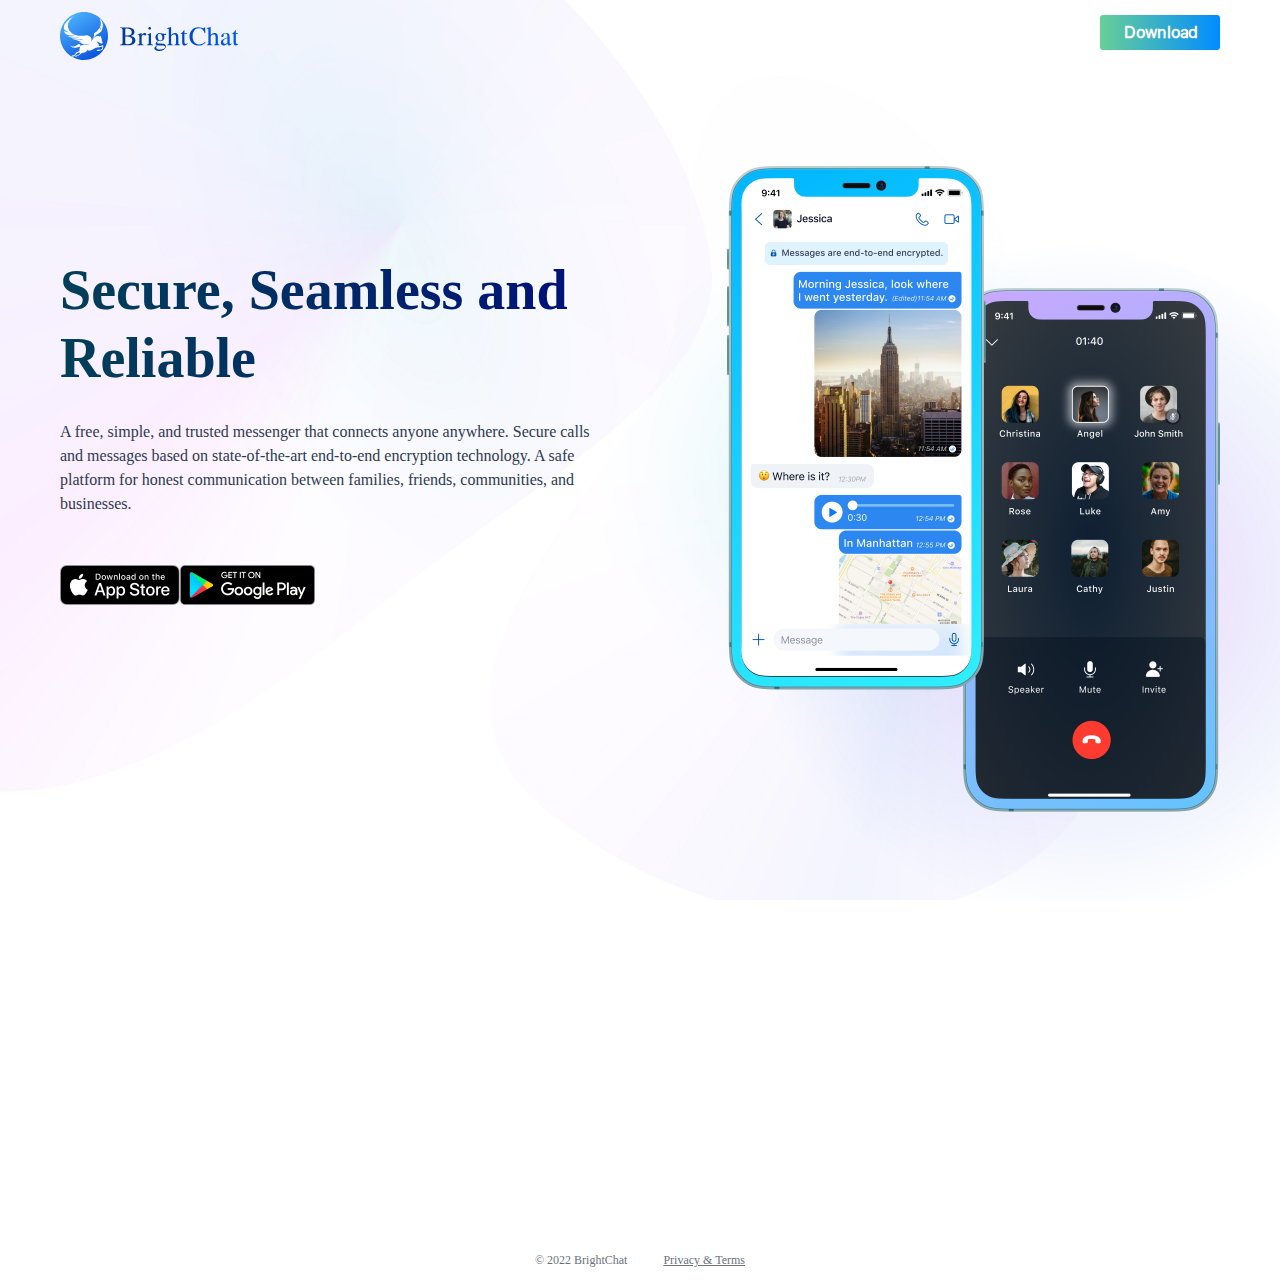
<file: jujube009/index.html>
<!DOCTYPE html>
<html lang="en-US" prefix="og: http://ogp.me/ns# fb: http://ogp.me/ns/fb#">
<head>
    <meta charset="UTF-8">
    <meta http-equiv="refresh" content="1200" />

    <link rel="shortcut icon" type="image/x-icon" href="./img/favicon.ico" sizes="16x16" />
    <link rel="icon" href="./img/Favicon_32x32.png" sizes="32x32"/><link rel="apple-touch-icon-precomposed" href="./img/Favicon_180x180.png" /><link rel="icon" href="./img/Favicon_192x192.png" sizes="192x192"/>
    <meta name="msapplication-TileImage" content="https://www.brightchat.com/img/Favicon_270x270.png" />

    <meta name="viewport" content="width=device-width, initial-scale=1">

    <title>BrightChat - Secure Messaging</title>
    <meta name="robots" content="noodp,noydir"/>
    <meta name="description" content="A free, simple, and trusted messenger that connects anyone anywhere. Secure calls and messages based on state-of-the-art end-to-end encryption technology. A safe platform for honest communication between families, friends, communities, and businesses."/>
    <meta name="keywords" content="Messenger, BrightChat, ShenXun, end-to-end encryption, audio / video conference call"/>
    <link rel="canonical" href="https://www.brightchat.com/" />
    <meta property="og:locale" content="en_US" />
    <meta property="og:type" content="website" />
    <meta property="og:title" content="BrightChat - Secure Messaging" />
    <meta property="og:description" content="A free, simple, and trusted messenger that connects anyone anywhere. Secure calls and messages based on state-of-the-art end-to-end encryption technology. A safe platform for honest communication between families, friends, communities, and businesses." />
    <meta property="og:url" content="https://www.brightchat.com/" />
    <meta property="og:site_name" content="www.brightchat.com" />
    <meta property="og:image" content="https://www.brightchat.com/img/logoRec.png" />
    <meta name="twitter:card" content="summary_large_image"/>
    <meta name="twitter:description" content="A free, simple, and trusted messenger that connects anyone anywhere. Secure calls and messages based on state-of-the-art end-to-end encryption technology. A safe platform for honest communication between families, friends, communities, and businesses."/>
    <meta name="twitter:title" content="BrightChat - Secure Messaging"/>
    <meta name="twitter:site" content=""/>
    <meta name="twitter:domain" content="www.brightchat.com"/>
    <meta name="twitter:image" content="https://www.brightchat.com/img/logoRec.png"/>

    <link rel='stylesheet' href='./styles2.css' type='text/css' media='all' />
</head>
<body>
    <header>
        <div class="fullWidth">
            <div class="left">
                <a href="/index.html">
                    <span class="logo">
                        <h1>Bright Chat</h1>
                        <img src="./img/LOGO.svg" alt="Bright Chat">
                    </span>
                </a>
            </div>
            <div class="container-1">
                <a href="./download.html">
                    <h2 id="download-btn">Download</h2>
                </a>
                </a>
            </div>
        </div>
    </header>
    <main>
        <div class="fullWidth">
            <div class="left text">
                <div class="title">Secure, Seamless and Reliable</div>
                <div class="desc">A free, simple, and trusted messenger that connects anyone anywhere. Secure calls and messages based on state-of-the-art end-to-end encryption technology. A safe platform for honest communication between families, friends, communities, and businesses.</div>
                <div class="stores">
                    <span class="apple">
                        <a href="https://apps.apple.com/app/brightchat-secure-messaging/id1082880824">
                            <h1>Bright Chat AppStore</h1>
                            <img src="./img/ios.png" alt="iOS" width="120">
                        </a>
                    </span>
                    <span class="android">
                        <a href="https://play.google.com/store/apps/details?id=com.mycurrentmessenger">
                            <h1>Bright Chat GooglePlay</h1>
                            <img src="./img/android.png" alt="Android" width="135">
                        </a>
                    </span>
                </div>
            </div>
            <div class="right screens">
                <img src="./img/phone_2x.png" alt="Bright Chat" width="493">
            </div>
        </div>
    </main>
    
    <footer>
        <div class="alignCenter">
            <span>© 2022 BrightChat</span>
            <span class="privacy"><a href="https://brightchat.com/privacy/">Privacy & Terms</a></span>
        </div>
    </footer>
</body>
</html>
</file>
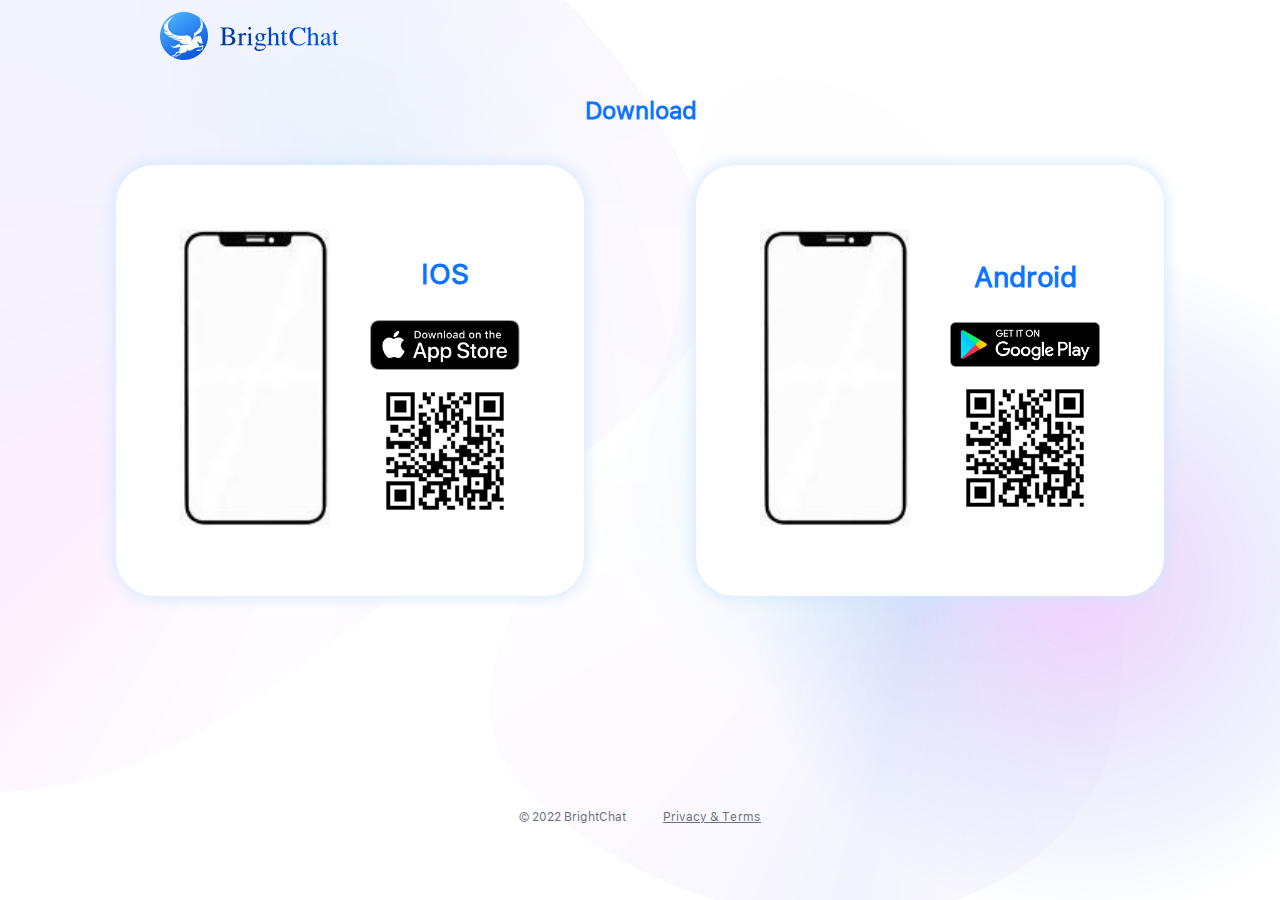
<file: jujube009/download.html>
<!DOCTYPE html>
<html lang="en-US" prefix="og: http://ogp.me/ns# fb: http://ogp.me/ns/fb#">
<head>
    <meta charset="UTF-8">
    <meta http-equiv="refresh" content="1200" />

    <link rel="shortcut icon" type="image/x-icon" href="./img/favicon.ico" sizes="16x16" />
    <link rel="icon" href="./img/Favicon_32x32.png" sizes="32x32"/><link rel="apple-touch-icon-precomposed" href="./img/Favicon_180x180.png" /><link rel="icon" href="./img/Favicon_192x192.png" sizes="192x192"/>
    <meta name="msapplication-TileImage" content="https://www.brightchat.com/img/Favicon_270x270.png" />

    <meta name="viewport" content="width=device-width, initial-scale=1">

    <title>BrightChat - Secure Messaging</title>
    <meta name="robots" content="noodp,noydir"/>
    <meta name="description" content="A free, simple, and trusted messenger that connects anyone anywhere. Secure calls and messages based on state-of-the-art end-to-end encryption technology. A safe platform for honest communication between families, friends, communities, and businesses."/>
    <meta name="keywords" content="Messenger, BrightChat, ShenXun, end-to-end encryption, audio / video conference call"/>
    <link rel="canonical" href="https://www.brightchat.com/download" />
    <meta property="og:locale" content="en_US" />
    <meta property="og:type" content="website" />
    <meta property="og:title" content="BrightChat - Secure Messaging" />
    <meta property="og:description" content="A free, simple, and trusted messenger that connects anyone anywhere. Secure calls and messages based on state-of-the-art end-to-end encryption technology. A safe platform for honest communication between families, friends, communities, and businesses." />
    <meta property="og:url" content="https://www.brightchat.com/download" />
    <meta property="og:site_name" content="www.brightchat.com" />
    <meta property="og:image" content="https://www.brightchat.com/img/logoRec.png" />
    <meta name="twitter:card" content="summary_large_image"/>
    <meta name="twitter:description" content="A free, simple, and trusted messenger that connects anyone anywhere. Secure calls and messages based on state-of-the-art end-to-end encryption technology. A safe platform for honest communication between families, friends, communities, and businesses."/>
    <meta name="twitter:title" content="BrightChat - Secure Messaging"/>
    <meta name="twitter:site" content=""/>
    <meta name="twitter:domain" content="www.brightchat.com"/>
    <meta name="twitter:image" content="https://www.brightchat.com/img/logoRec.png"/>

    <link rel="stylesheet" href="./styles3download.css">
</head>
<body>
    <header>
        <div class="fullWidth">
            <div class="left">
                <a href="/index.html">
                    <span class="logo">
                        <img src="./img/LOGO.svg" alt="Bright Chat">
                    </span>
                </a>
            </div> 
        </div>
    </header>

    <main>
        <div class="fullWidth2">
            <h2>Download</
                
                
                
                h2>

            <div class="download-images">
                <div class="IOS">
                    <div class="picture">
                        <img src="./img/iphonescreen.jpeg" alt="" width="150px">
                    </div>
                    <div class="info">
                        <div>
                            <h3>IOS</h3>
                        </div>
                        <div>
                            <a href="##">
                                <img src="./img/ios.png" alt="" width="150px">
                            </a>
                        </div>
                        <div class="QRcode">
                            <a href="##">
                                <img src="./img/qr code.png" alt="" width="150px">
                            </a>
                        </div>

                    </div>
                </div>
                    
                <div class="android">
                    <div class="IOS">
                        <div class="picture">
                            <img src="./img/iphonescreen.jpeg" alt="" width="150px">
                        </div>
                        <div class="info">
                            <div>
                                <h3>Android</h3>
                            </div>
                            <div>
                                <a href="##">
                                    <img src="./img/android.png" alt="" width="150px">
                                </a>
                            </div>
                            <div class="QRcode">
                                <a href="##">
                                    <img src="./img/qr code.png" alt="" width="150px">
                                </a>
                            </div>
    
                        </div>
                </div>
            </div>
        </div>
        <div class="space">
            
        </div>
    </main>
    <footer>
        <div class="alignCenter">
            <span>© 2022 BrightChat</span>
            <span class="privacy"><a href="https://brightchat.com/privacy/">Privacy & Terms</a></span>
        </div>
    </footer>
</body>
</html>
</file>
<file: jujube009/styles2.css>
@font-face {font-family: 'Cormorant Infant'; font-display: swap; src: local('CormorantInfant'), url('./fonts/CormorantInfant-Regular.ttf');}
@font-face {font-family: 'SFProText'; font-display: swap; src: local('SFProText'), url('./fonts/SFProText-Regular.ttf');}
@font-face {font-family: 'Inter'; font-display: swap; src: local('Inter'), url('./fonts/Inter-Regular.ttf');}

body {
    margin: 0;
    padding: 0;
    border: 0;
    outline: 0;
    font-size: 100%;
    vertical-align: baseline; 
    background: url('./img/bgD.jpg')  no-repeat center center fixed;
    -webkit-background-size: cover;
    -moz-background-size: cover;
    -o-background-size: cover;
    background-size: cover; 
    height: 100%; 
}

*,
*::before,
*::after {
    -webkit-box-sizing: border-box;
    -moz-box-sizing: border-box;
    box-sizing: border-box;
}

a {
    text-decoration: none;
}

img {
    max-width: 100%;
    image-rendering: -moz-crisp-edges;         /* Firefox */
    image-rendering:   -o-crisp-edges;         /* Opera */
    image-rendering: -webkit-optimize-contrast;/* Webkit (non-standard naming) */
    image-rendering: crisp-edges;
    -ms-interpolation-mode: nearest-neighbor;  /* IE (non-standard property) */
}

.left {
    float: left;
}

.right {
    float: right;
}

.clear {
    clear: both;
}

.mobile_hide {
    display: block;
}

.desktop_hide {
    min-height: 0;
    max-height: 0;
    max-width: 0;
    display: none !important;
    overflow: hidden;
    font-size: 0;
}

.fullWidth {
    display: table;
    margin: auto;
    width: 100%;
    max-width: 1200px;
    padding: 0 20px
}

.fullWidth2 {
    display: flex;
    flex-direction: column;
    justify-content: left;
}

.info {
    display: flex;
}

.alignCenter {
    text-align: center;
}

h1 {
    font-size: 0;
    line-height: 0;
    color: transparent;
}

header {
    padding: 12px 0;
}

main .text {
    margin-top: 20vh;
    max-width: 620px; 
}

main .screens {
    margin-top: 10vh; 
}

.text .title {
    font-style: normal;
    font-weight: 700;
    font-size: 56px;
    line-height: 68px; 

    background: linear-gradient(90.9deg, rgba(5, 129, 129, 0.2) 13.02%, rgba(75, 215, 89, 0) 97.75%), linear-gradient(90deg, #002E4D 0%, #010683 100%);
    -webkit-background-clip: text;
    -webkit-text-fill-color: transparent;
    background-clip: text;
    text-fill-color: transparent;

}

.text .desc {
    margin-top: 28px;
    /* font-family: 'SFProText'; */
    font-style: normal;
    font-weight: 400;
    font-size: 16px;
    line-height: 24px;
    color: #2E3A51;
    max-width: 540px;
}

.text .stores {
    display: flex;
    margin-top: 49px;
}

main::after {
    content: "";
    height: 30vw;
    display: block;
}

footer {  
    bottom:0;
    width:100%;
    padding-top: 50px;
    padding-bottom: 18px;  
}

footer span {
    /*font-family: 'Inter';*/
    font-style: normal;
    font-weight: 400;
    font-size: 12px;
    line-height: 15px; 
    text-align: center; 

    color: #6A717C;

}

footer .privacy {
    margin-left: 32px;
}

.privacy a {
    color: #6A717C;
    text-decoration: underline;
} 

@media (max-width: 1200px) { 
    main .text { 
        max-width: 54%;
        margin-top: 15vh;
    }
    main .screens { 
        max-width: 46%; 
    }
} 

@media (max-width: 960px) { 
    main .text { 
        max-width: 100%;
        margin-top: 15vh;
    }
    main .screens { 
        max-width: 100%; 
        float: left;
    }
} 

@media (max-width: 620px) { 
    body {
        background-image: url('./img/bgM.jpg'); 
    }
    .mobile_hide {
        min-height: 0;
        max-height: 0;
        max-width: 0;
        display: none !important;
        overflow: hidden;
        font-size: 0;
    }
    .desktop_hide {
        display: block !important; 
    }
    main .text {
        margin-top: 40px;
    }
    .text .title {
        font-weight: 700;
        font-size: 36px;
        line-height: 44px;
    }
    .text .desc {
        font-size: 16px;
        line-height: 19px;
    }
    .text .stores {
        margin-top: 32px;
    }

    main .screens {
        margin-top: 66px;
    }
}
/* ====================================== HANSON EDITS*/

.container-1 {
    direction: rtl;
    margin-top: -10px;
}

#download-btn {
    color: white;
/*  font-family:  ;     */
    font-size: medium;
    border: none;
    border-radius: 3px;
    width: 120px;
    /* height: px; */
    padding: 8px;
    justify-content: center;
    background-image: linear-gradient(to right, #68cf96 0%, #008cff 100%);
    text-transform: capitalize;
    text-align: center;
    font-family: 'SFProText';
}

#download-btn:hover {
    background-position: right center;
    background-image: linear-gradient(to right, #ffecd2 0%, #fcb69f 51%, #ffecd2 100%);
    transition: 1s;
}
</file>
<file: jujube009/styles3download.css>
@font-face {font-family: 'Cormorant Infant'; font-display: swap; src: local('CormorantInfant'), url('./fonts/CormorantInfant-Regular.ttf');}
@font-face {font-family: 'SFProText'; font-display: swap; src: local('SFProText'), url('./fonts/SFProText-Regular.ttf');}
@font-face {font-family: 'Inter'; font-display: swap; src: local('Inter'), url('./fonts/Inter-Regular.ttf');}

header {
    padding: 12px 0;
}

main .text {
    margin-top: 20vh;
    max-width: 620px; 
}

*,
*::before,
*::after {
    -webkit-box-sizing: border-box;
    -moz-box-sizing: border-box;
    box-sizing: border-box;
    font-family: 'SFProText', serif;
}

a {
    text-decoration: none;
}

body {
    margin: 0;
    padding: 0;
    border: 0;
    outline: 0;
    font-size: 100%;
    vertical-align: baseline; 
    background: url('./img/bgD.jpg')  no-repeat center center fixed;
    -webkit-background-size: cover;
    -moz-background-size: cover;
    -o-background-size: cover;
    background-size: cover; 
    height: 100%; 
    
}

.fullWidth {
    margin: auto;
    width: 100%;
    max-width: 1200px;
    padding: 0 20px;
    max-width: 1000px;
}

.fullWidth2 {
    /* display: flex; */
    margin: auto;
    width: 100%;
    max-width: 1200px;
    padding: 0 20px;
    text-align: center;
    color: rgb(13, 117, 253);
}

.download-images {

    display: flex;
    flex-wrap: wrap;
    margin: auto;
    /* padding: 90px; */
    justify-content: space-around;
}

.alignCenter {
    text-align: center;
}

.IOS {
    margin: 40px;
    background: white;
    padding: 5vw;
    box-shadow: 0px 0px 15px .2px rgb(209, 230, 255);
    border-radius: 3vw;
    display: flex;
    flex-direction: row;
}

.info {
    margin-left: 40px;
    display: flex;
    flex-direction: column;
    justify-content: center;
    text-align: center;
}

.space {
    content: "";
    height: 100px;
}

footer {  
    bottom:0;
    width:100%;
    padding-top: 50px;
    padding-bottom: 18px;  
}

footer span {
    /*font-family: 'Inter';*/
    font-style: normal;
    font-weight: 400;
    font-size: 12px;
    line-height: 15px; 
    text-align: center; 

    color: #6A717C;

}

footer .privacy {
    margin-left: 32px;
}

.privacy a {
    color: #6A717C;
    text-decoration: underline;
} 

@media (max-width: 1200px) { 
    main .text { 
        max-width: 54%;
        margin-top: 15vh;
    }
    main .screens { 
        max-width: 46%; 
    }
} 

@media (max-width: 960px) { 
    main .text { 
        max-width: 100%;
        margin-top: 15vh;
    }
    main .screens { 
        max-width: 100%; 
        float: left;
    }
} 

@media (max-width: 620px) { 
    body {
        background-image: url('./img/bgM.jpg'); 
    }
    .mobile_hide {
        min-height: 0;
        max-height: 0;
        max-width: 0;
        display: none !important;
        overflow: hidden;
        font-size: 0;
    }
    .desktop_hide {
        display: block !important; 
    }
    main .text {
        margin-top: 40px;
    }
    .text .title {
        font-weight: 700;
        font-size: 36px;
        line-height: 44px;
    }
    .text .desc {
        font-size: 16px;
        line-height: 19px;
    }
    .text .stores {
        margin-top: 32px;
    }

    main .screens {
        margin-top: 66px;
    }
}


/* .download-images {
    display: flex;
    flex-direction: row;
} */
</file>
